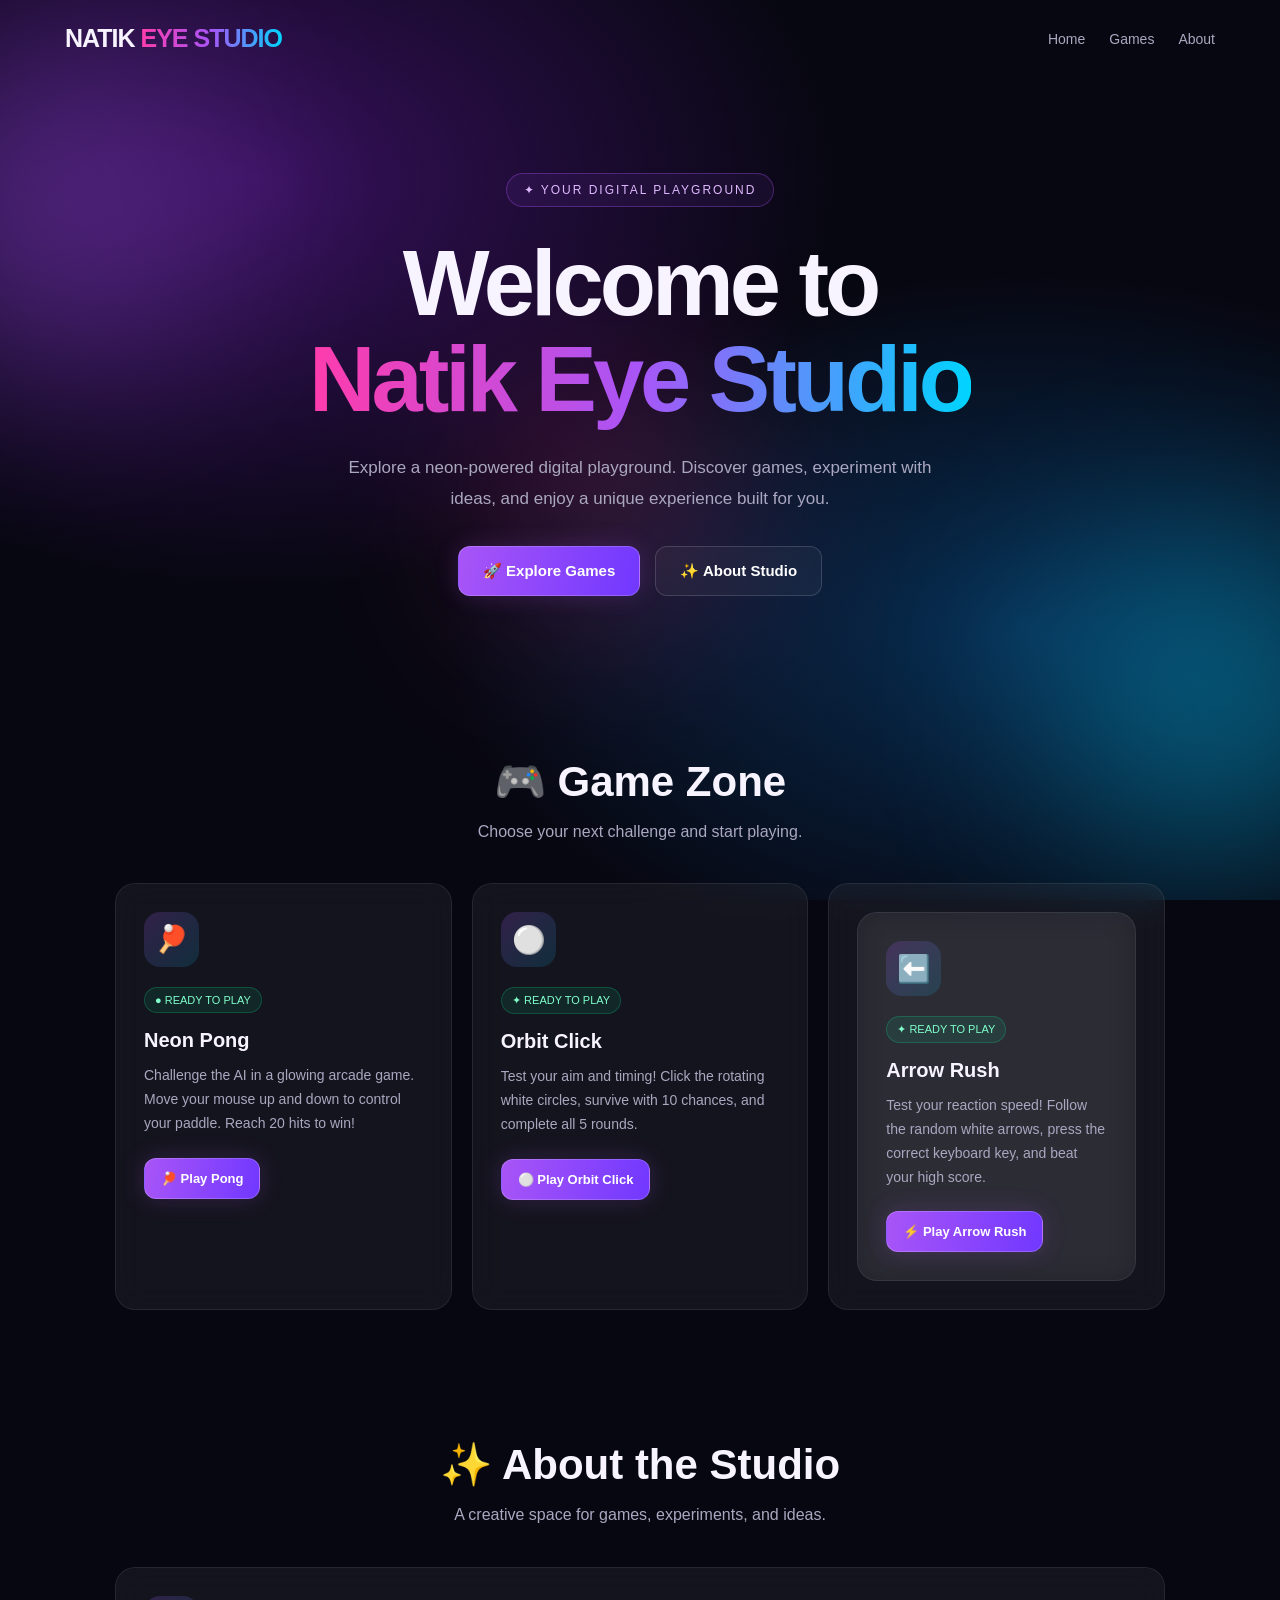
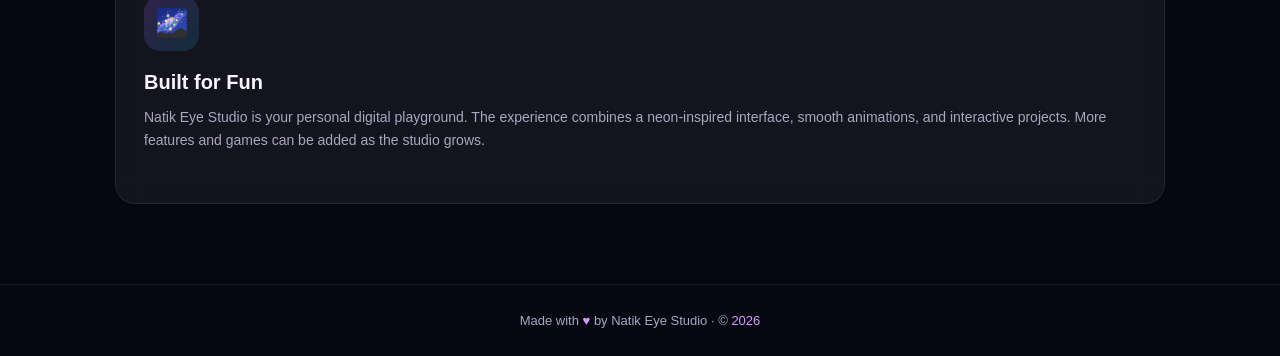
<file: eye/index.html>
<!DOCTYPE html>
<html lang="en">
<head>
    <meta charset="UTF-8">
    <meta name="viewport" content="width=device-width, initial-scale=1.0">
    <title>Natik Eye Studio</title>

    <style>
        * {
            margin: 0;
            padding: 0;
            box-sizing: border-box;
        }

        :root {
            --bg: #070711;
            --card: rgba(255, 255, 255, 0.055);
            --purple: #a855f7;
            --pink: #ff3cac;
            --blue: #00d4ff;
            --text: #f7f4ff;
            --muted: #aaa7c0;
        }

        html {
            scroll-behavior: smooth;
        }

        body {
            font-family: Arial, Helvetica, sans-serif;
            background: var(--bg);
            color: var(--text);
            min-height: 100vh;
            overflow-x: hidden;
        }

        /* Animated background */
        .background {
            position: fixed;
            inset: 0;
            z-index: -2;
            overflow: hidden;
            background:
                radial-gradient(ellipse at 20% 20%, #36105b 0%, transparent 40%),
                radial-gradient(ellipse at 80% 70%, #082d52 0%, transparent 40%),
                #070711;
        }

        .orb {
            position: absolute;
            width: 320px;
            height: 320px;
            border-radius: 50%;
            filter: blur(100px);
            opacity: 0.35;
            animation: float 12s ease-in-out infinite alternate;
        }

        .orb.one {
            background: var(--purple);
            top: 5%;
            left: -100px;
        }

        .orb.two {
            background: var(--blue);
            right: -100px;
            bottom: 5%;
            animation-delay: -5s;
        }

        .orb.three {
            background: var(--pink);
            top: 45%;
            left: 40%;
            width: 200px;
            height: 200px;
            animation-delay: -8s;
        }

        @keyframes float {
            from { transform: translate(0, 0) scale(1); }
            to { transform: translate(90px, -60px) scale(1.2); }
        }

        /* Navigation */
        nav {
            width: min(1150px, 92%);
            margin: auto;
            padding: 24px 0;
            display: flex;
            align-items: center;
            justify-content: space-between;
            gap: 20px;
        }

        .logo {
            font-size: 25px;
            font-weight: 900;
            letter-spacing: -1px;
        }

        .logo span {
            background: linear-gradient(90deg, var(--pink), var(--purple), var(--blue));
            -webkit-background-clip: text;
            background-clip: text;
            color: transparent;
        }

        .nav-links {
            display: flex;
            align-items: center;
            gap: 24px;
        }

        .nav-links a {
            color: var(--muted);
            text-decoration: none;
            font-size: 14px;
            transition: 0.3s;
        }

        .nav-links a:hover {
            color: white;
        }

        /* Hero */
        .hero {
            width: min(1050px, 92%);
            margin: auto;
            min-height: 70vh;
            display: flex;
            flex-direction: column;
            justify-content: center;
            align-items: center;
            text-align: center;
            padding: 75px 0 90px;
        }

        .badge {
            padding: 9px 17px;
            border: 1px solid #a855f755;
            border-radius: 50px;
            background: #a855f714;
            color: #dfb9ff;
            font-size: 12px;
            letter-spacing: 2px;
            text-transform: uppercase;
            margin-bottom: 28px;
        }

        h1 {
            font-size: clamp(45px, 8vw, 92px);
            line-height: 1.05;
            letter-spacing: -4px;
            font-weight: 900;
        }

        h1 span {
            background: linear-gradient(90deg, var(--pink), var(--purple), var(--blue));
            -webkit-background-clip: text;
            background-clip: text;
            color: transparent;
        }

        .hero p {
            max-width: 620px;
            color: var(--muted);
            font-size: 17px;
            line-height: 1.8;
            margin: 25px 0 32px;
        }

        .buttons {
            display: flex;
            flex-wrap: wrap;
            gap: 15px;
            justify-content: center;
        }

        .primary-button,
        .secondary-button {
            display: inline-flex;
            justify-content: center;
            align-items: center;
            gap: 9px;
            padding: 15px 24px;
            border-radius: 12px;
            text-decoration: none;
            font-weight: bold;
            font-size: 15px;
            transition: transform 0.25s, box-shadow 0.25s;
            cursor: pointer;
        }

        .primary-button {
            color: white;
            background: linear-gradient(100deg, #a855f7, #7138ff);
            border: 1px solid #ffffff30;
            box-shadow: 0 0 25px #a855f733;
        }

        .secondary-button {
            color: white;
            background: #ffffff0a;
            border: 1px solid #ffffff25;
        }

        .primary-button:hover,
        .secondary-button:hover {
            transform: translateY(-4px);
            box-shadow: 0 10px 35px #a855f744;
        }

        /* Sections */
        section.content {
            width: min(1050px, 92%);
            margin: 0 auto;
            padding: 50px 0 80px;
            scroll-margin-top: 30px;
        }

        .section-heading {
            text-align: center;
            margin-bottom: 38px;
        }

        .section-heading h2 {
            font-size: clamp(28px, 5vw, 42px);
            margin-bottom: 12px;
        }

        .section-heading p {
            color: var(--muted);
            line-height: 1.7;
        }

        .grid {
            display: grid;
            grid-template-columns: repeat(3, minmax(0, 1fr));
            gap: 20px;
        }

        .card {
            padding: 28px;
            border: 1px solid #ffffff13;
            border-radius: 20px;
            background: var(--card);
            backdrop-filter: blur(15px);
            transition: transform 0.3s, border-color 0.3s;
        }

        .card:hover {
            transform: translateY(-7px);
            border-color: #a855f777;
        }

        .icon {
            width: 55px;
            height: 55px;
            display: grid;
            place-items: center;
            font-size: 27px;
            border-radius: 16px;
            background: linear-gradient(135deg, #a855f733, #00d4ff22);
            margin-bottom: 20px;
        }

        .card h3 {
            font-size: 20px;
            margin-bottom: 12px;
        }

        .card p {
            color: var(--muted);
            line-height: 1.7;
            font-size: 14px;
            margin-bottom: 22px;
        }

        .card .primary-button,
        .card .secondary-button {
            padding: 12px 16px;
            font-size: 13px;
        }

        .status {
            display: inline-block;
            font-size: 11px;
            padding: 6px 10px;
            color: #80ffcc;
            background: #00ff9915;
            border: 1px solid #00ff9933;
            border-radius: 20px;
            margin-bottom: 16px;
        }

        footer {
            text-align: center;
            border-top: 1px solid #ffffff12;
            padding: 28px 15px;
            color: var(--muted);
            font-size: 13px;
        }

        footer span {
            color: #d59aff;
        }

        @media (max-width: 750px) {
            .grid {
                grid-template-columns: 1fr;
            }

            .nav-links {
                gap: 13px;
            }

            .nav-links a {
                font-size: 12px;
            }

            h1 {
                letter-spacing: -2px;
            }

            .hero {
                min-height: 60vh;
            }
        }

        @media (max-width: 420px) {
            nav {
                align-items: flex-start;
            }

            .logo {
                font-size: 20px;
            }

            .nav-links {
                gap: 10px;
            }

            .nav-links a {
                font-size: 11px;
            }
        }
    </style>
</head>

<body>
    <div class="background">
        <div class="orb one"></div>
        <div class="orb two"></div>
        <div class="orb three"></div>
    </div>

    <nav>
        <div class="logo">NATIK <span>EYE STUDIO</span></div>

        <div class="nav-links">
            <a href="#home">Home</a>
            <a href="#games">Games</a>
            <a href="#about">About</a>
        </div>
    </nav>

    <main>
        <section class="hero" id="home">
            <div class="badge">✦ Your Digital Playground</div>

            <h1>Welcome to<br><span>Natik Eye Studio</span></h1>

            <p>
                Explore a neon-powered digital playground.
                Discover games, experiment with ideas, and enjoy
                a unique experience built for you.
            </p>

            <div class="buttons">
                <a href="#games" class="primary-button">🚀 Explore Games</a>
                <a href="#about" class="secondary-button">✨ About Studio</a>
            </div>
        </section>

        <section class="content" id="games">
            <div class="section-heading">
                <h2>🎮 Game Zone</h2>
                <p>Choose your next challenge and start playing.</p>
            </div>

            <div class="grid">
                <article class="card">
                    <div class="icon">🏓</div>
                    <span class="status">● READY TO PLAY</span>
                    <h3>Neon Pong</h3>
                    <p>
                        Challenge the AI in a glowing arcade game.
                        Move your mouse up and down to control your paddle.
                        Reach 20 hits to win!
                    </p>
                    <a href="pong.html" class="primary-button">🏓 Play Pong</a>
                </article>

                <article class="card">
    <div class="icon">⚪</div>
    <span class="status">✦ READY TO PLAY</span>
    <h3>Orbit Click</h3>
    <p>
        Test your aim and timing! Click the rotating white circles,
        survive with 10 chances, and complete all 5 rounds.
    </p>
    <a href="orbit-click.html" class="primary-button">
        ⚪ Play Orbit Click
    </a>
</article>
                    </a>
                </article>

                <article class="card">
              
<article class="card">
    <div class="icon">⬅️</div>
    <span class="status">✦ READY TO PLAY</span>

    <h3>Arrow Rush</h3>

    <p>
        Test your reaction speed! Follow the random white arrows,
        press the correct keyboard key, and beat your high score.
    </p>

    <a href="arrow-rush.html" class="primary-button">
        ⚡ Play Arrow Rush
    </a>
</article>
  

            </div>
        </section>

        <section class="content" id="about">
            <div class="section-heading">
                <h2>✨ About the Studio</h2>
                <p>A creative space for games, experiments, and ideas.</p>
            </div>

            <div class="card">
                <div class="icon">🌌</div>
                <h3>Built for Fun</h3>
                <p>
                    Natik Eye Studio is your personal digital playground.
                    The experience combines a neon-inspired interface,
                    smooth animations, and interactive projects.
                    More features and games can be added as the studio grows.
                </p>
            </div>
        </section>
    </main>

    <footer>
        Made with <span>♥</span> by Natik Eye Studio · © <span id="year"></span>
    </footer>

    <script>
        document.getElementById("year").textContent =
            new Date().getFullYear();
    </script>
</body>
</html>
</file>
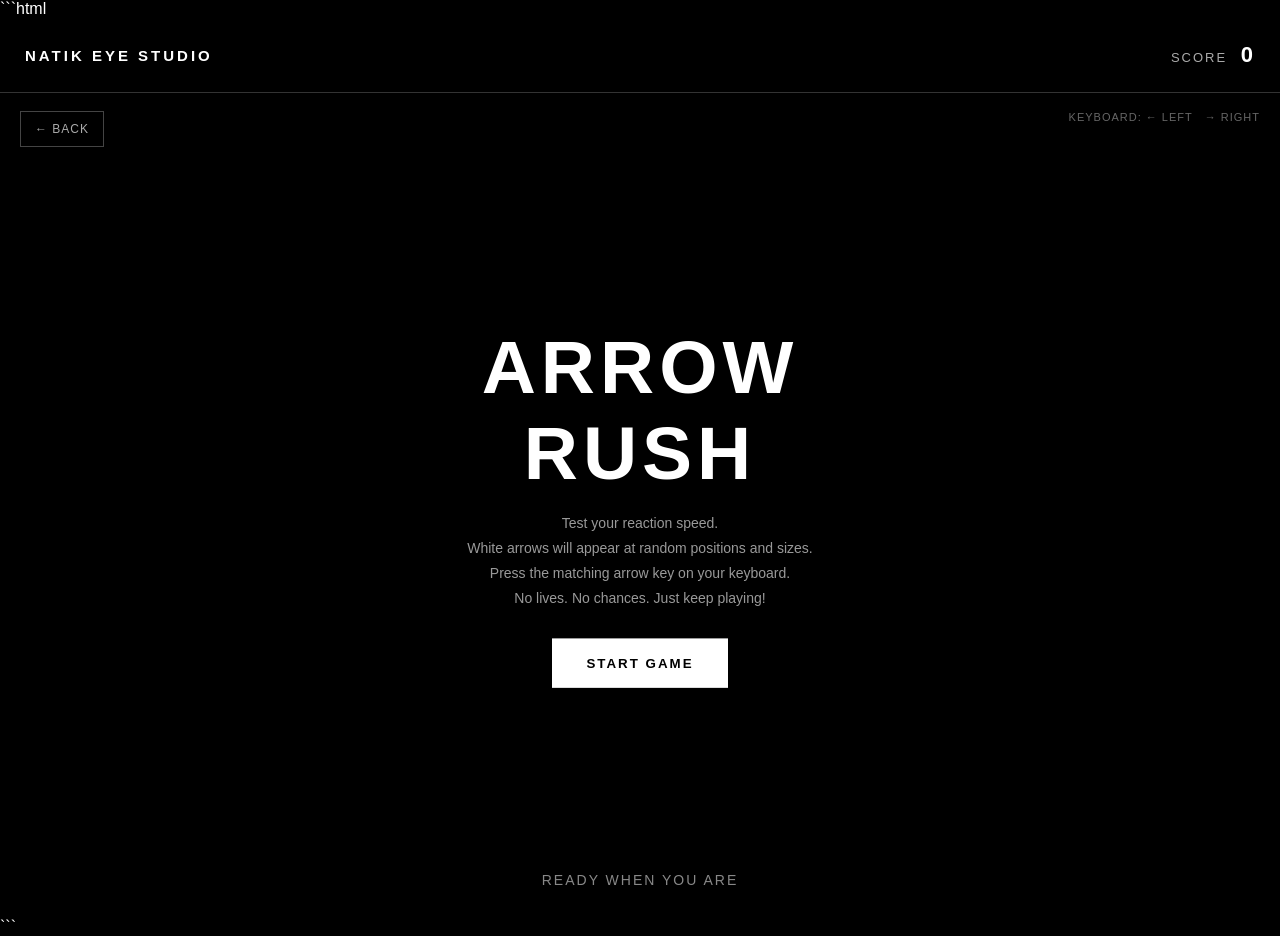
<file: eye/arrow-rush.html>
```html
<!DOCTYPE html>
<html lang="en">
<head>
<meta charset="UTF-8">
<meta name="viewport" content="width=device-width, initial-scale=1.0">
<title>Arrow Rush | Natik Eye Studio</title>

<style>
* {
    box-sizing: border-box;
}

body {
    margin: 0;
    min-height: 100vh;
    background: #000;
    color: #fff;
    font-family: Arial, sans-serif;
    overflow: hidden;
}

header {
    height: 75px;
    padding: 0 25px;
    display: flex;
    align-items: center;
    justify-content: space-between;
    border-bottom: 1px solid #333;
}

.brand {
    font-size: 15px;
    font-weight: bold;
    letter-spacing: 3px;
}

.score-box {
    color: #aaa;
    font-size: 13px;
    letter-spacing: 2px;
}

.score-box strong {
    color: #fff;
    font-size: 22px;
    margin-left: 8px;
}

#arena {
    position: relative;
    width: 100%;
    height: calc(100vh - 75px);
    overflow: hidden;
    user-select: none;
}

#arrow {
    position: absolute;
    display: none;
    color: #fff;
    font-family: Arial, sans-serif;
    font-weight: 900;
    line-height: 1;
    cursor: default;
    transform: translate(-50%, -50%);
    text-shadow: 0 0 20px rgba(255,255,255,0.25);
    white-space: nowrap;
}

#arrow.pop {
    animation: appear 0.12s ease-out;
}

@keyframes appear {
    from {
        opacity: 0;
        transform: translate(-50%, -50%) scale(0.5);
    }
    to {
        opacity: 1;
        transform: translate(-50%, -50%) scale(1);
    }
}

.back {
    position: absolute;
    top: 18px;
    left: 20px;
    color: #aaa;
    text-decoration: none;
    border: 1px solid #444;
    padding: 10px 14px;
    font-size: 12px;
    letter-spacing: 1px;
    z-index: 2;
}

.back:hover {
    background: #fff;
    color: #000;
}

#message {
    position: absolute;
    top: 50%;
    left: 50%;
    width: min(90%, 520px);
    transform: translate(-50%, -50%);
    text-align: center;
}

#message h1 {
    font-size: clamp(38px, 8vw, 75px);
    letter-spacing: 5px;
    margin: 0 0 15px;
}

#message p {
    color: #999;
    font-size: 14px;
    line-height: 1.8;
    margin: 0 auto 28px;
}

button {
    padding: 15px 32px;
    background: #fff;
    color: #000;
    border: 2px solid #fff;
    font-weight: bold;
    letter-spacing: 2px;
    cursor: pointer;
}

button:hover {
    background: #000;
    color: #fff;
}

#feedback {
    position: absolute;
    left: 50%;
    bottom: 30px;
    transform: translateX(-50%);
    font-size: 14px;
    color: #888;
    letter-spacing: 2px;
    text-align: center;
    pointer-events: none;
}

#controls {
    position: absolute;
    right: 20px;
    top: 18px;
    color: #666;
    font-size: 11px;
    letter-spacing: 1px;
}

@media (max-width: 600px) {
    header {
        padding: 0 12px;
    }

    .brand {
        font-size: 11px;
        letter-spacing: 1px;
    }

    #controls {
        display: none;
    }

    .back {
        top: 12px;
        left: 10px;
    }
}
</style>
</head>

<body>

<header>
    <div class="brand">NATIK EYE STUDIO</div>

    <div class="score-box">
        SCORE <strong id="score">0</strong>
    </div>
</header>

<main id="arena">

    <a class="back" href="index.html">← BACK</a>

    <div id="controls">KEYBOARD: ← LEFT &nbsp; → RIGHT</div>

    <div id="arrow">←</div>

    <section id="message">
        <h1>ARROW RUSH</h1>

        <p>
            Test your reaction speed.<br>
            White arrows will appear at random positions and sizes.<br>
            Press the matching arrow key on your keyboard.<br>
            No lives. No chances. Just keep playing!
        </p>

        <button id="startButton">START GAME</button>
    </section>

    <div id="feedback">READY WHEN YOU ARE</div>

</main>

<script>
"use strict";

const arena = document.getElementById("arena");
const arrow = document.getElementById("arrow");
const scoreDisplay = document.getElementById("score");
const message = document.getElementById("message");
const startButton = document.getElementById("startButton");
const feedback = document.getElementById("feedback");

let score = 0;
let running = false;
let currentDirection = "left";
let lastDirection = "";
let feedbackTimer = null;

// Pick a random arrow position and size
function showNextArrow() {
    if (!running) return;

    const areaWidth = arena.clientWidth;
    const areaHeight = arena.clientHeight;

    // Random size: tiny to large
    const size = 20 + Math.random() * 100;

    // Keep the arrow visible even when it is large
    const safeX = Math.min(size * 0.8 + 20, areaWidth / 2);
    const safeY = Math.min(size * 0.8 + 20, areaHeight / 2);

    const x = safeX + Math.random() *
        Math.max(1, areaWidth - safeX * 2);

    const y = safeY + Math.random() *
        Math.max(1, areaHeight - safeY * 2);

    // Random direction; avoid repeating the same direction twice
    let direction;

    if (Math.random() < 0.5) {
        direction = "left";
    } else {
        direction = "right";
    }

    if (direction === lastDirection) {
        direction = direction === "left" ? "right" : "left";
    }

    currentDirection = direction;
    lastDirection = direction;

    arrow.textContent = direction === "left" ? "←" : "→";
    arrow.style.fontSize = size + "px";
    arrow.style.left = x + "px";
    arrow.style.top = y + "px";

    arrow.style.display = "block";

    // Restart appearance animation
    arrow.classList.remove("pop");
    void arrow.offsetWidth;
    arrow.classList.add("pop");

    feedback.textContent =
        direction === "left"
            ? "PRESS  ←  LEFT ARROW"
            : "PRESS  →  RIGHT ARROW";
}

// Start game
function startGame() {
    score = 0;
    lastDirection = "";

    scoreDisplay.textContent = score;

    message.style.display = "none";
    running = true;

    feedback.textContent = "GET READY!";

    showNextArrow();
}

// Handle keyboard input
document.addEventListener("keydown", function(event) {
    if (!running) return;

    if (event.key !== "ArrowLeft" &&
        event.key !== "ArrowRight") {
        return;
    }

    event.preventDefault();

    const pressedDirection =
        event.key === "ArrowLeft" ? "left" : "right";

    if (pressedDirection === currentDirection) {
        // Correct key: increase score
        score++;
        scoreDisplay.textContent = score;

        feedback.textContent = "✓ CORRECT! +1";

        showNextArrow();
    } else {
        // Wrong key: no life or chance penalty
        feedback.textContent = "WRONG KEY — TRY THE NEXT ONE";

        // Keep the current arrow so the player can try again
    }
});

// Start button
startButton.addEventListener("click", startGame);

// Keyboard shortcut: Enter starts the game
document.addEventListener("keydown", function(event) {
    if (!running && event.key === "Enter") {
        startGame();
    }
});

// Handle browser resizing
window.addEventListener("resize", function() {
    if (running) {
        showNextArrow();
    }
});
</script>

</body>
</html>
```
</file>
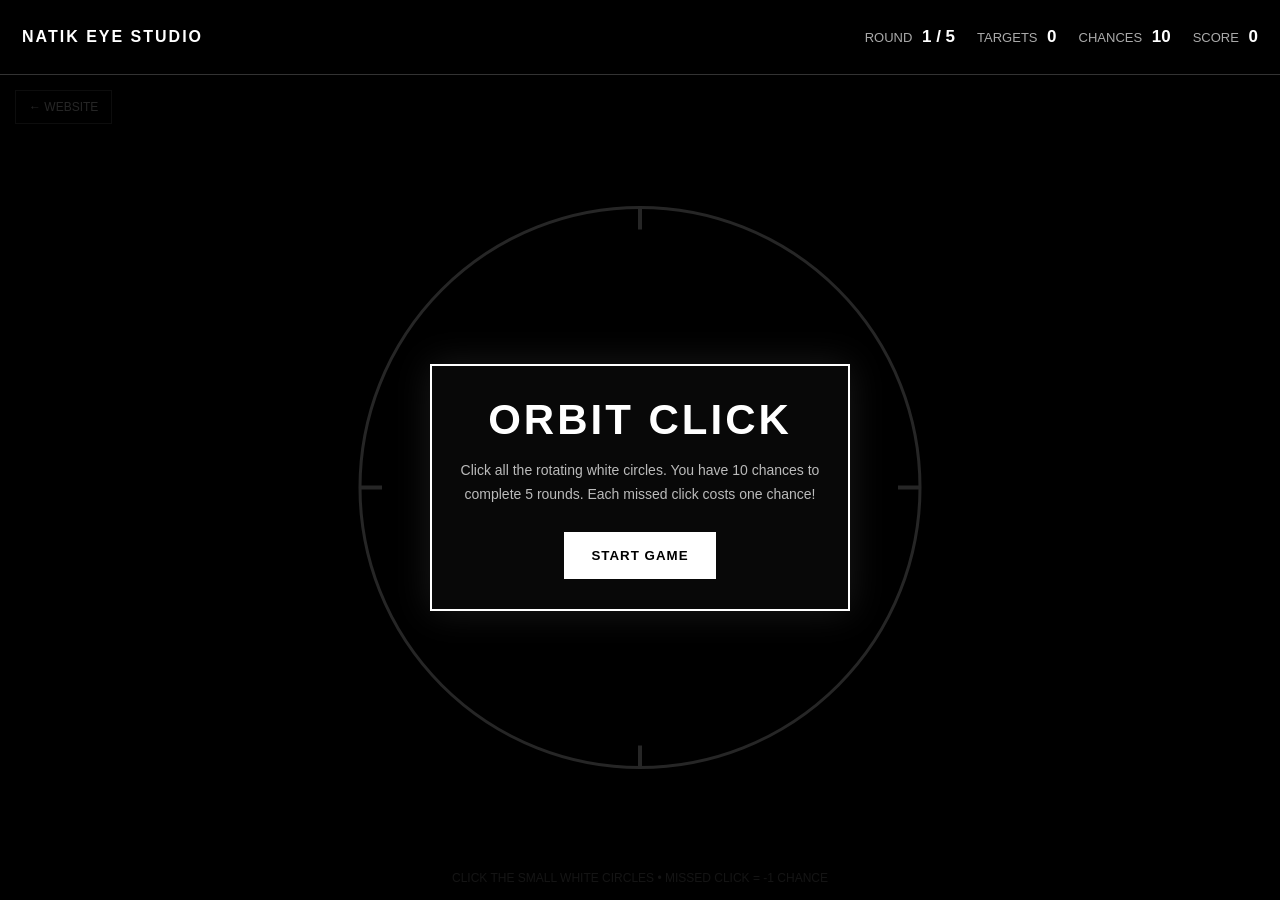
<file: eye/orbit-click.html>
<!DOCTYPE html>
<html lang="en">
<head>
<meta charset="UTF-8">
<meta name="viewport" content="width=device-width, initial-scale=1.0">
<title>Orbit Click | Natik Eye Studio</title>

<style>
* {
    box-sizing: border-box;
}

body {
    margin: 0;
    min-height: 100vh;
    background: #000;
    color: #fff;
    font-family: Arial, sans-serif;
    overflow: hidden;
}

.topbar {
    min-height: 75px;
    padding: 15px 22px;
    display: flex;
    align-items: center;
    justify-content: space-between;
    gap: 15px;
    border-bottom: 1px solid #333;
}

.brand {
    font-size: 16px;
    font-weight: bold;
    letter-spacing: 2px;
}

.stats {
    display: flex;
    gap: 22px;
    flex-wrap: wrap;
}

.stat {
    color: #aaa;
    font-size: 13px;
}

.stat strong {
    color: #fff;
    margin-left: 6px;
    font-size: 17px;
}

#gameArea {
    position: relative;
    width: 100%;
    height: calc(100vh - 75px);
}

canvas {
    display: block;
    width: 100%;
    height: 100%;
    cursor: crosshair;
    touch-action: manipulation;
}

.back {
    position: absolute;
    top: 15px;
    left: 15px;
    z-index: 2;
    color: #fff;
    text-decoration: none;
    border: 1px solid #555;
    padding: 9px 13px;
    font-size: 12px;
}

.back:hover {
    background: #fff;
    color: #000;
}

.overlay {
    position: absolute;
    inset: 0;
    display: flex;
    align-items: center;
    justify-content: center;
    padding: 20px;
    background: rgba(0, 0, 0, 0.85);
    z-index: 3;
}

.panel {
    width: min(420px, 100%);
    padding: 30px 25px;
    text-align: center;
    background: #080808;
    border: 2px solid #fff;
    box-shadow: 0 0 35px rgba(255,255,255,0.1);
}

.panel h1 {
    margin: 0 0 15px;
    font-size: clamp(28px, 5vw, 42px);
    letter-spacing: 3px;
}

.panel p {
    color: #bbb;
    line-height: 1.7;
    font-size: 14px;
    margin-bottom: 25px;
}

button {
    padding: 14px 25px;
    border: 2px solid #fff;
    background: #fff;
    color: #000;
    font-weight: bold;
    letter-spacing: 1px;
    cursor: pointer;
}

button:hover {
    background: #000;
    color: #fff;
}

.hidden {
    display: none !important;
}

.hint {
    position: absolute;
    bottom: 15px;
    left: 50%;
    transform: translateX(-50%);
    width: max-content;
    max-width: 95%;
    text-align: center;
    color: #888;
    font-size: 12px;
    pointer-events: none;
}

@media (max-width: 600px) {
    .topbar {
        align-items: flex-start;
        flex-direction: column;
        gap: 12px;
    }

    .stats {
        width: 100%;
        justify-content: space-between;
        gap: 8px;
    }

    #gameArea {
        height: calc(100vh - 115px);
    }

    .stat {
        font-size: 11px;
    }

    .stat strong {
        font-size: 14px;
    }
}
</style>
</head>

<body>

<header class="topbar">
    <div class="brand">NATIK EYE STUDIO</div>

    <div class="stats">
        <div class="stat">ROUND <strong id="round">1 / 5</strong></div>
        <div class="stat">TARGETS <strong id="targets">6</strong></div>
        <div class="stat">CHANCES <strong id="chances">10</strong></div>
        <div class="stat">SCORE <strong id="score">0</strong></div>
    </div>
</header>

<main id="gameArea">
    <a class="back" href="index.html">← WEBSITE</a>

    <canvas id="game"></canvas>

    <div class="hint">
        CLICK THE SMALL WHITE CIRCLES • MISSED CLICK = -1 CHANCE
    </div>

    <div class="overlay" id="overlay">
        <div class="panel">
            <h1 id="panelTitle">ORBIT CLICK</h1>

            <p id="panelText">
                Click all the rotating white circles.
                You have 10 chances to complete 5 rounds.
                Each missed click costs one chance!
            </p>

            <button id="actionButton">START GAME</button>
        </div>
    </div>
</main>

<script>
"use strict";

// Get HTML elements
const canvas = document.getElementById("game");
const ctx = canvas.getContext("2d");

const gameArea = document.getElementById("gameArea");
const overlay = document.getElementById("overlay");

const panelTitle = document.getElementById("panelTitle");
const panelText = document.getElementById("panelText");
const actionButton = document.getElementById("actionButton");

const roundDisplay = document.getElementById("round");
const targetsDisplay = document.getElementById("targets");
const chancesDisplay = document.getElementById("chances");
const scoreDisplay = document.getElementById("score");

// Game settings
const TOTAL_ROUNDS = 5;
const START_CHANCES = 10;
const TAU = Math.PI * 2;

// Canvas dimensions
let W = 0;
let H = 0;
let centerX = 0;
let centerY = 0;
let outerRadius = 0;
let innerRadius = 0;

// Game variables
let round = 1;
let chances = START_CHANCES;
let score = 0;
let targets = [];
let angle = 0;
let speed = 0.6;
let running = false;
let roundClearReady = false;
let missFlash = 0;
let lastTime = 0;

// Resize canvas
function resizeCanvas() {
    const rect = gameArea.getBoundingClientRect();
    const dpr = Math.min(window.devicePixelRatio || 1, 2);

    W = rect.width;
    H = rect.height;

    canvas.width = Math.round(W * dpr);
    canvas.height = Math.round(H * dpr);

    ctx.setTransform(dpr, 0, 0, dpr, 0, 0);

    centerX = W / 2;
    centerY = H / 2;

    outerRadius = Math.min(W * 0.34, H * 0.38, 280);
    outerRadius = Math.max(80, outerRadius);

    innerRadius = outerRadius * 0.22;

    draw();
}

// Create targets for each round
function createTargets() {
    const count = 5 + Math.floor(Math.random() * 2);

    targets = [];

    const minRadius = innerRadius + outerRadius * 0.22;
    const maxRadius = outerRadius * 0.82;

    for (let i = 0; i < count; i++) {
        let r;
        let a;
        let candidate;
        let okay;
        let attempts = 0;

        do {
            r = minRadius + Math.random() * (maxRadius - minRadius);
            a = Math.random() * TAU;

            // Bigger white target circles
            candidate = {
                r: r,
                a: a,
                size: Math.max(12, outerRadius * 0.08)
            };

            okay = true;

            for (const other of targets) {
                const dx =
                    r * Math.cos(a) -
                    other.r * Math.cos(other.a);

                const dy =
                    r * Math.sin(a) -
                    other.r * Math.sin(other.a);

                if (
                    Math.hypot(dx, dy) <
                    candidate.size + other.size + 8
                ) {
                    okay = false;
                    break;
                }
            }

            attempts++;

        } while (!okay && attempts < 100);

        targets.push(candidate);
    }

    // Each round has a different rotation speed
    speed = (Math.random() < 0.5 ? -1 : 1) *
        (0.5 + (round - 1) * 0.22 + Math.random() * 0.2);

    angle = Math.random() * TAU;

    updateStats();
}

// Update score and counters
function updateStats() {
    roundDisplay.textContent = Math.min(round, TOTAL_ROUNDS) + " / " + TOTAL_ROUNDS;
    targetsDisplay.textContent = targets.length;
    chancesDisplay.textContent = chances;
    scoreDisplay.textContent = score;
}

// Calculate target position
function getTargetPosition(target) {
    const a = target.a + angle;

    return {
        x: centerX + Math.cos(a) * target.r,
        y: centerY + Math.sin(a) * target.r
    };
}

// Draw the game
function draw() {
    if (!ctx) return;

    ctx.clearRect(0, 0, W, H);

    // Black background
    ctx.fillStyle = "#000";
    ctx.fillRect(0, 0, W, H);

    // Rotating outer ring
    ctx.save();

    ctx.translate(centerX, centerY);
    ctx.rotate(angle);

    ctx.beginPath();
    ctx.arc(0, 0, outerRadius, 0, TAU);

    ctx.strokeStyle = "#fff";
    ctx.lineWidth = 3;
    ctx.stroke();

    // Four white marks on the ring
    for (let i = 0; i < 4; i++) {
        ctx.save();

        ctx.rotate(i * Math.PI / 2);

        ctx.beginPath();
        ctx.moveTo(0, -outerRadius);
        ctx.lineTo(0, -outerRadius + 22);

        ctx.strokeStyle = "#fff";
        ctx.lineWidth = 4;
        ctx.stroke();

        ctx.restore();
    }

    ctx.restore();

    // Draw rotating white targets
    for (const target of targets) {
        const position = getTargetPosition(target);

        ctx.beginPath();
        ctx.arc(
            position.x,
            position.y,
            target.size,
            0,
            TAU
        );

        ctx.fillStyle = "#fff";
        ctx.fill();
    }

    // Stationary white centre circle
    ctx.beginPath();
    ctx.arc(centerX, centerY, innerRadius, 0, TAU);
    ctx.fillStyle = "#fff";
    ctx.fill();

    // Flash effect for missed clicks
    if (missFlash > 0) {
        ctx.fillStyle = `rgba(255,255,255,${missFlash * 0.12})`;
        ctx.fillRect(0, 0, W, H);
    }
}

// Show start, win, or game-over panel
function showPanel(title, message, buttonText) {
    panelTitle.textContent = title;
    panelText.textContent = message;
    actionButton.textContent = buttonText;

    overlay.classList.remove("hidden");
}

// Hide panel
function hidePanel() {
    overlay.classList.add("hidden");
}

// Start a new game
function startGame() {
    round = 1;
    chances = START_CHANCES;
    score = 0;
    missFlash = 0;
    roundClearReady = false;

    createTargets();

    running = true;
    lastTime = performance.now();

    updateStats();
    hidePanel();
    draw();
}

// Finish the game
function endGame(won) {
    running = false;
    roundClearReady = false;

    if (won) {
        showPanel(
            "YOU WIN!",
            "Amazing! You completed all 5 rounds. Final score: " + score,
            "PLAY AGAIN"
        );
    } else {
        showPanel(
            "GAME OVER",
            "You ran out of chances. Your final score is " + score + ".",
            "RESTART GAME"
        );
    }
}

// Complete current round
function completeRound() {
    running = false;

    if (round >= TOTAL_ROUNDS) {
        endGame(true);
        return;
    }

    const finishedRound = round;
    round++;

    roundClearReady = true;

    showPanel(
        "ROUND " + finishedRound + " CLEAR!",
        "Great job! Round " + round +
        " will have new target positions and a different rotation speed.",
        "NEXT ROUND"
    );

    updateStats();
}

// Start the next round
function nextRound() {
    roundClearReady = false;

    createTargets();

    running = true;
    lastTime = performance.now();

    hidePanel();
    updateStats();
    draw();
}

// Handle mouse or touchscreen clicks
function handleClick(event) {
    if (!running) return;

    const rect = canvas.getBoundingClientRect();

    const x = event.clientX - rect.left;
    const y = event.clientY - rect.top;

    let hitIndex = -1;

    // Check whether a target was clicked
    for (let i = targets.length - 1; i >= 0; i--) {
        const position = getTargetPosition(targets[i]);

        const distance = Math.hypot(
            x - position.x,
            y - position.y
        );

        if (distance <= targets[i].size + 4) {
            hitIndex = i;
            break;
        }
    }

    if (hitIndex !== -1) {
        // Target hit
        targets.splice(hitIndex, 1);

        score += 10;

        updateStats();

        // Complete round when all targets are removed
        if (targets.length === 0) {
            completeRound();
        }
    } else {
        // Missed click costs one chance
        chances--;
        missFlash = 1;

        updateStats();

        if (chances <= 0) {
            endGame(false);
        }
    }

    draw();
}

// Animation loop
function animate(time) {
    const delta = Math.min(0.04, (time - lastTime) / 1000 || 0);

    lastTime = time;

    if (running) {
        angle += speed * delta;

        missFlash = Math.max(0, missFlash - delta * 5);

        draw();
    }

    requestAnimationFrame(animate);
}

// Button controls
actionButton.addEventListener("click", function() {
    if (roundClearReady) {
        nextRound();
    } else {
        startGame();
    }
});

// Click targets
canvas.addEventListener("pointerdown", handleClick);

// Resize support
window.addEventListener("resize", resizeCanvas);

// Initialize game
resizeCanvas();
updateStats();

requestAnimationFrame(function(time) {
    lastTime = time;
    requestAnimationFrame(animate);
});
</script>

</body>
</html>
</file>
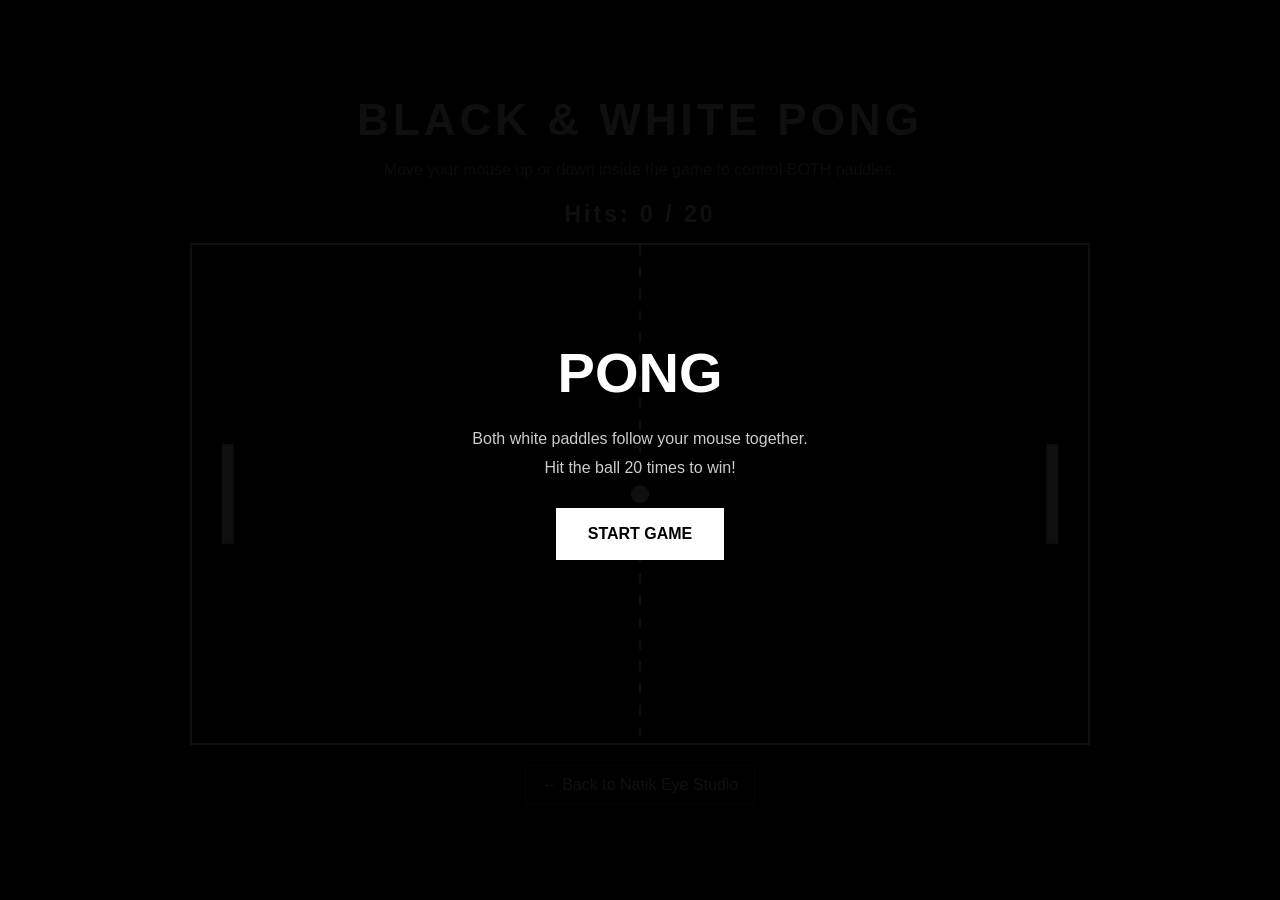
<file: eye/pong.html>
<!DOCTYPE html>
<html lang="en">
<head>
<meta charset="UTF-8">
<meta name="viewport" content="width=device-width, initial-scale=1.0">
<title>Black & White Pong | Natik Eye Studio</title>

<style>
* {
    box-sizing: border-box;
}

body {
    margin: 0;
    min-height: 100vh;
    padding: 20px 0;
    background: #000;
    color: #fff;
    font-family: Arial, sans-serif;
    display: flex;
    flex-direction: column;
    align-items: center;
    justify-content: center;
}

h1 {
    font-size: clamp(24px, 5vw, 44px);
    letter-spacing: 4px;
    text-align: center;
    margin: 0 10px 12px;
}

.subtitle {
    color: #bbb;
    text-align: center;
    margin: 0 15px 18px;
    line-height: 1.6;
}

#score {
    font-size: 23px;
    font-weight: bold;
    letter-spacing: 3px;
    margin-bottom: 15px;
}

#game {
    display: block;
    width: min(94vw, 900px);
    height: auto;
    background: #000;
    border: 2px solid #fff;
    cursor: crosshair;
    touch-action: none;
}

#overlay {
    position: fixed;
    inset: 0;
    background: rgba(0, 0, 0, 0.94);
    display: flex;
    align-items: center;
    justify-content: center;
    padding: 20px;
    z-index: 10;
}

.panel {
    text-align: center;
    max-width: 500px;
}

.panel h2 {
    font-size: clamp(36px, 6vw, 56px);
    margin: 0 0 20px;
}

.panel p {
    color: #ccc;
    line-height: 1.8;
    margin-bottom: 25px;
}

button {
    padding: 15px 30px;
    background: #fff;
    color: #000;
    border: 2px solid #fff;
    font-size: 16px;
    font-weight: bold;
    cursor: pointer;
}

button:hover {
    background: #000;
    color: #fff;
}

.hidden {
    display: none !important;
}

.back {
    margin-top: 20px;
    color: #fff;
    text-decoration: none;
    border: 1px solid #555;
    padding: 10px 16px;
}

.back:hover {
    background: #fff;
    color: #000;
}
</style>
</head>

<body>

<h1>BLACK &amp; WHITE PONG</h1>

<p class="subtitle">
Move your mouse up or down inside the game to control BOTH paddles.
</p>

<div id="score">Hits: 0 / 20</div>

<canvas id="game" width="900" height="500"></canvas>

<a class="back" href="index.html">← Back to Natik Eye Studio</a>

<div id="overlay">
    <div class="panel">
        <h2 id="title">PONG</h2>

        <p id="description">
            Both white paddles follow your mouse together.<br>
            Hit the ball 20 times to win!
        </p>

        <button id="startButton" type="button">
            START GAME
        </button>
    </div>
</div>

<script>
"use strict";

// Get HTML elements
const canvas = document.getElementById("game");
const ctx = canvas.getContext("2d");

const scoreDisplay = document.getElementById("score");
const overlay = document.getElementById("overlay");
const title = document.getElementById("title");
const description = document.getElementById("description");
const startButton = document.getElementById("startButton");

// Game settings
const W = canvas.width;
const H = canvas.height;

const paddleWidth = 12;
const paddleHeight = 100;
const paddleMargin = 30;
const ballRadius = 9;
const targetHits = 20;

// Game variables
let leftY = (H - paddleHeight) / 2;
let rightY = (H - paddleHeight) / 2;

let ballX = W / 2;
let ballY = H / 2;
let ballVX = 5;
let ballVY = 2;

let hits = 0;
let running = false;
let animationId = null;
let lastHitPaddle = "";

// Reset ball position and direction
function resetBall(direction) {
    ballX = W / 2;
    ballY = H / 2;
    ballVX = 5 * direction;
    ballVY = Math.random() * 4 - 2;
    lastHitPaddle = "";
}

// Draw the game
function draw() {
    ctx.fillStyle = "#000";
    ctx.fillRect(0, 0, W, H);

    // Centre line
    ctx.strokeStyle = "#fff";
    ctx.lineWidth = 2;
    ctx.setLineDash([10, 12]);
    ctx.beginPath();
    ctx.moveTo(W / 2, 0);
    ctx.lineTo(W / 2, H);
    ctx.stroke();
    ctx.setLineDash([]);

    // Left paddle
    ctx.fillStyle = "#fff";
    ctx.fillRect(
        paddleMargin,
        leftY,
        paddleWidth,
        paddleHeight
    );

    // Right paddle
    ctx.fillRect(
        W - paddleMargin - paddleWidth,
        rightY,
        paddleWidth,
        paddleHeight
    );

    // Ball
    ctx.beginPath();
    ctx.arc(ballX, ballY, ballRadius, 0, Math.PI * 2);
    ctx.fill();
}

// Update game physics
function update() {
    if (!running) return;

    ballX += ballVX;
    ballY += ballVY;

    // Bounce off top and bottom walls
    if (ballY - ballRadius <= 0) {
        ballY = ballRadius;
        ballVY = Math.abs(ballVY);
    }

    if (ballY + ballRadius >= H) {
        ballY = H - ballRadius;
        ballVY = -Math.abs(ballVY);
    }

    // Left paddle collision
    if (
        ballVX < 0 &&
        ballX - ballRadius <= paddleMargin + paddleWidth &&
        ballX - ballRadius >= paddleMargin - 10 &&
        ballY + ballRadius >= leftY &&
        ballY - ballRadius <= leftY + paddleHeight &&
        lastHitPaddle !== "left"
    ) {
        ballX = paddleMargin + paddleWidth + ballRadius;
        ballVX = Math.abs(ballVX) + 0.1;

        ballVY =
            ((ballY - (leftY + paddleHeight / 2)) /
            (paddleHeight / 2)) * 5;

        hits++;
        lastHitPaddle = "left";
    }

    // Right paddle collision
    if (
        ballVX > 0 &&
        ballX + ballRadius >= W - paddleMargin - paddleWidth &&
        ballX + ballRadius <= W - paddleMargin + 10 &&
        ballY + ballRadius >= rightY &&
        ballY - ballRadius <= rightY + paddleHeight &&
        lastHitPaddle !== "right"
    ) {
        ballX = W - paddleMargin - paddleWidth - ballRadius;
        ballVX = -Math.abs(ballVX) - 0.1;

        ballVY =
            ((ballY - (rightY + paddleHeight / 2)) /
            (paddleHeight / 2)) * 5;

        hits++;
        lastHitPaddle = "right";
    }

    // Reset hit lock after the ball crosses the field
    if (
        ballX > paddleMargin + paddleWidth + 25 &&
        ballX < W - paddleMargin - paddleWidth - 25
    ) {
        lastHitPaddle = "";
    }

    // Update score
    scoreDisplay.textContent =
        "Hits: " + hits + " / " + targetHits;

    // Win after 20 hits
    if (hits >= targetHits) {
        finishGame(true);
        return;
    }

    // End game if ball misses
    if (ballX < 0 || ballX > W) {
        finishGame(false);
    }
}

// Animation loop
function gameLoop() {
    if (!running) return;

    update();
    draw();

    if (running) {
        animationId = requestAnimationFrame(gameLoop);
    }
}

// Start or restart game
function startGame() {
    if (animationId !== null) {
        cancelAnimationFrame(animationId);
    }

    animationId = null;
    hits = 0;

    leftY = (H - paddleHeight) / 2;
    rightY = (H - paddleHeight) / 2;

    resetBall(Math.random() < 0.5 ? -1 : 1);

    scoreDisplay.textContent = "Hits: 0 / " + targetHits;

    overlay.classList.add("hidden");

    running = true;

    draw();
    gameLoop();
}

// Show end screen
function finishGame(won) {
    running = false;
    animationId = null;

    title.textContent = won ? "YOU WIN!" : "GAME OVER";

    description.textContent = won
        ? "Congratulations! You reached 20 hits."
        : "The ball missed a paddle. Try again!";

    startButton.textContent = "PLAY AGAIN";

    overlay.classList.remove("hidden");
}

// Control both paddles with mouse
function movePaddles(clientY) {
    const rect = canvas.getBoundingClientRect();

    const mouseY =
        (clientY - rect.top) * (H / rect.height);

    const newY = Math.max(
        0,
        Math.min(
            H - paddleHeight,
            mouseY - paddleHeight / 2
        )
    );

    leftY = newY;
    rightY = newY;
}

canvas.addEventListener("mousemove", function(event) {
    movePaddles(event.clientY);
});

// Touch support
canvas.addEventListener("touchstart", function(event) {
    if (event.touches.length > 0) {
        movePaddles(event.touches[0].clientY);
    }
}, { passive: true });

canvas.addEventListener("touchmove", function(event) {
    event.preventDefault();

    if (event.touches.length > 0) {
        movePaddles(event.touches[0].clientY);
    }
}, { passive: false });

// Start button
startButton.addEventListener("click", function() {
    startGame();
});

// Draw the initial screen
draw();
</script>

</body>
</html>
</file>
